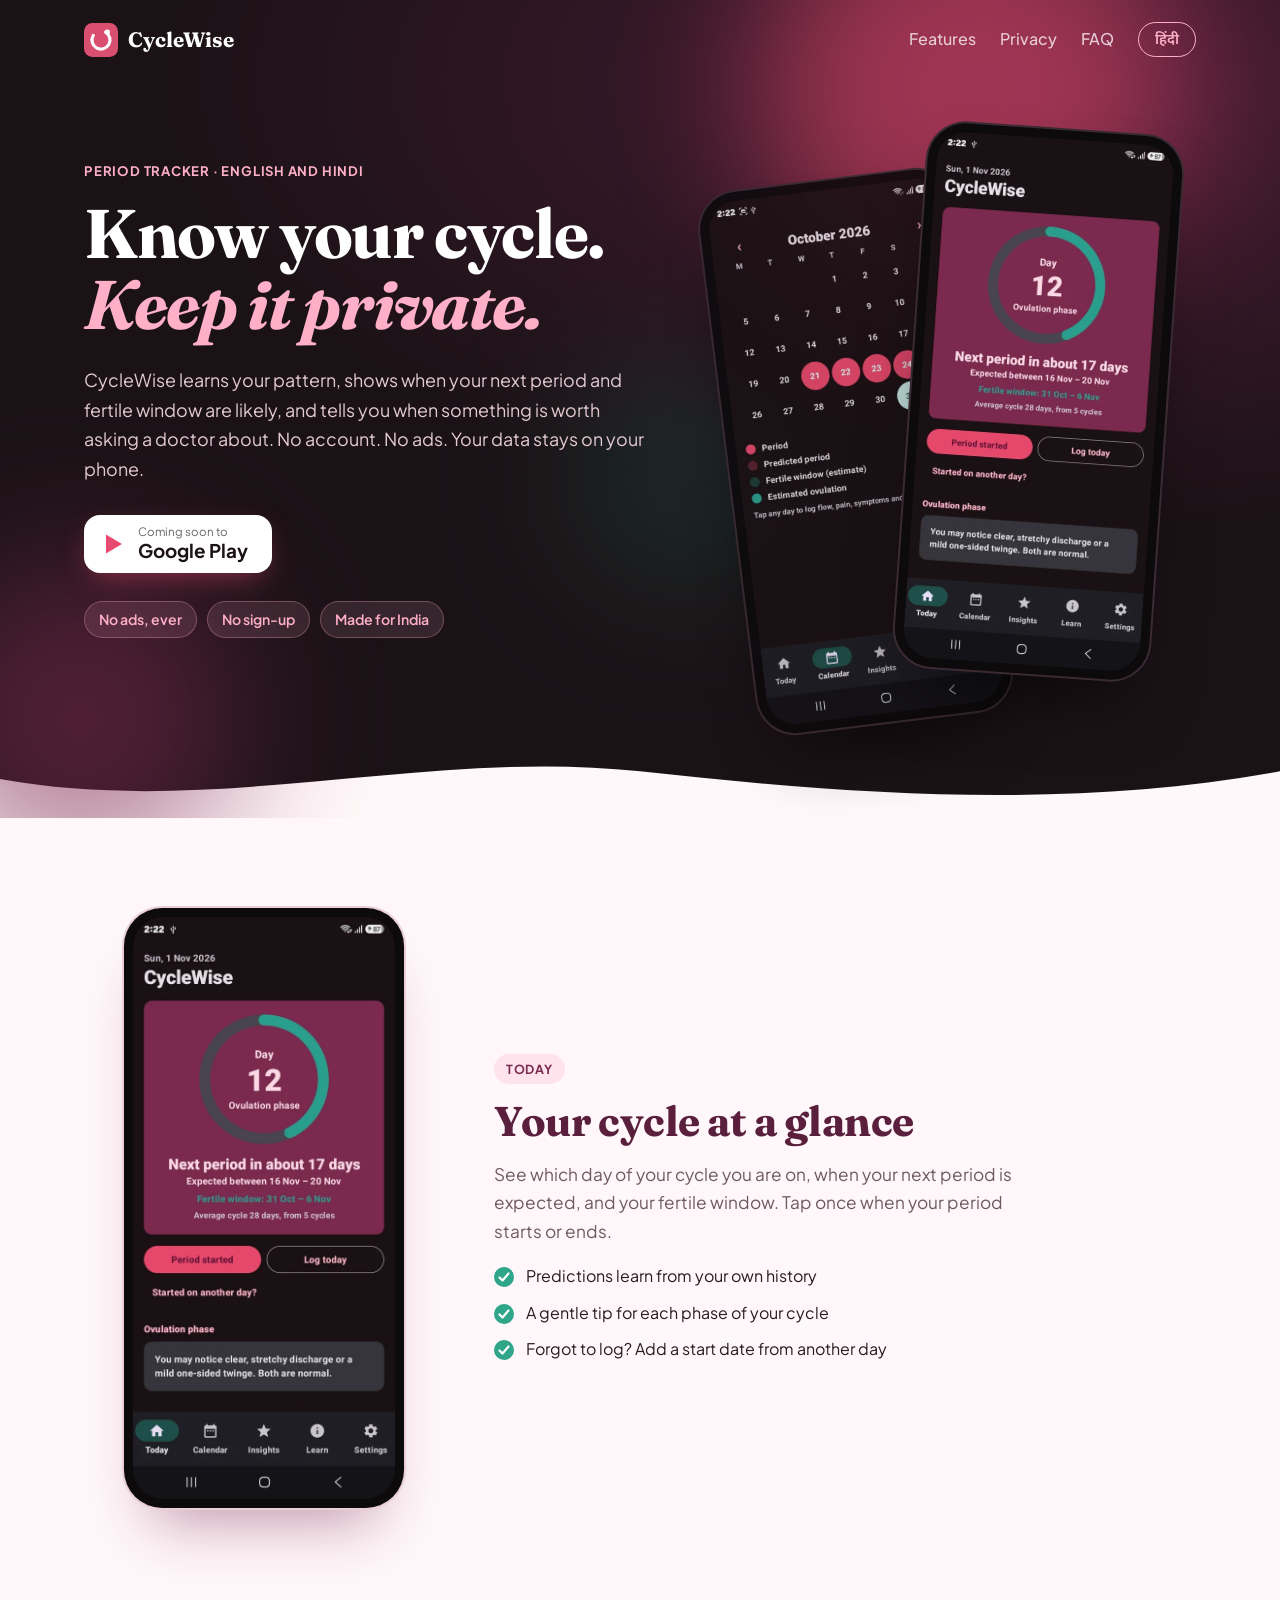
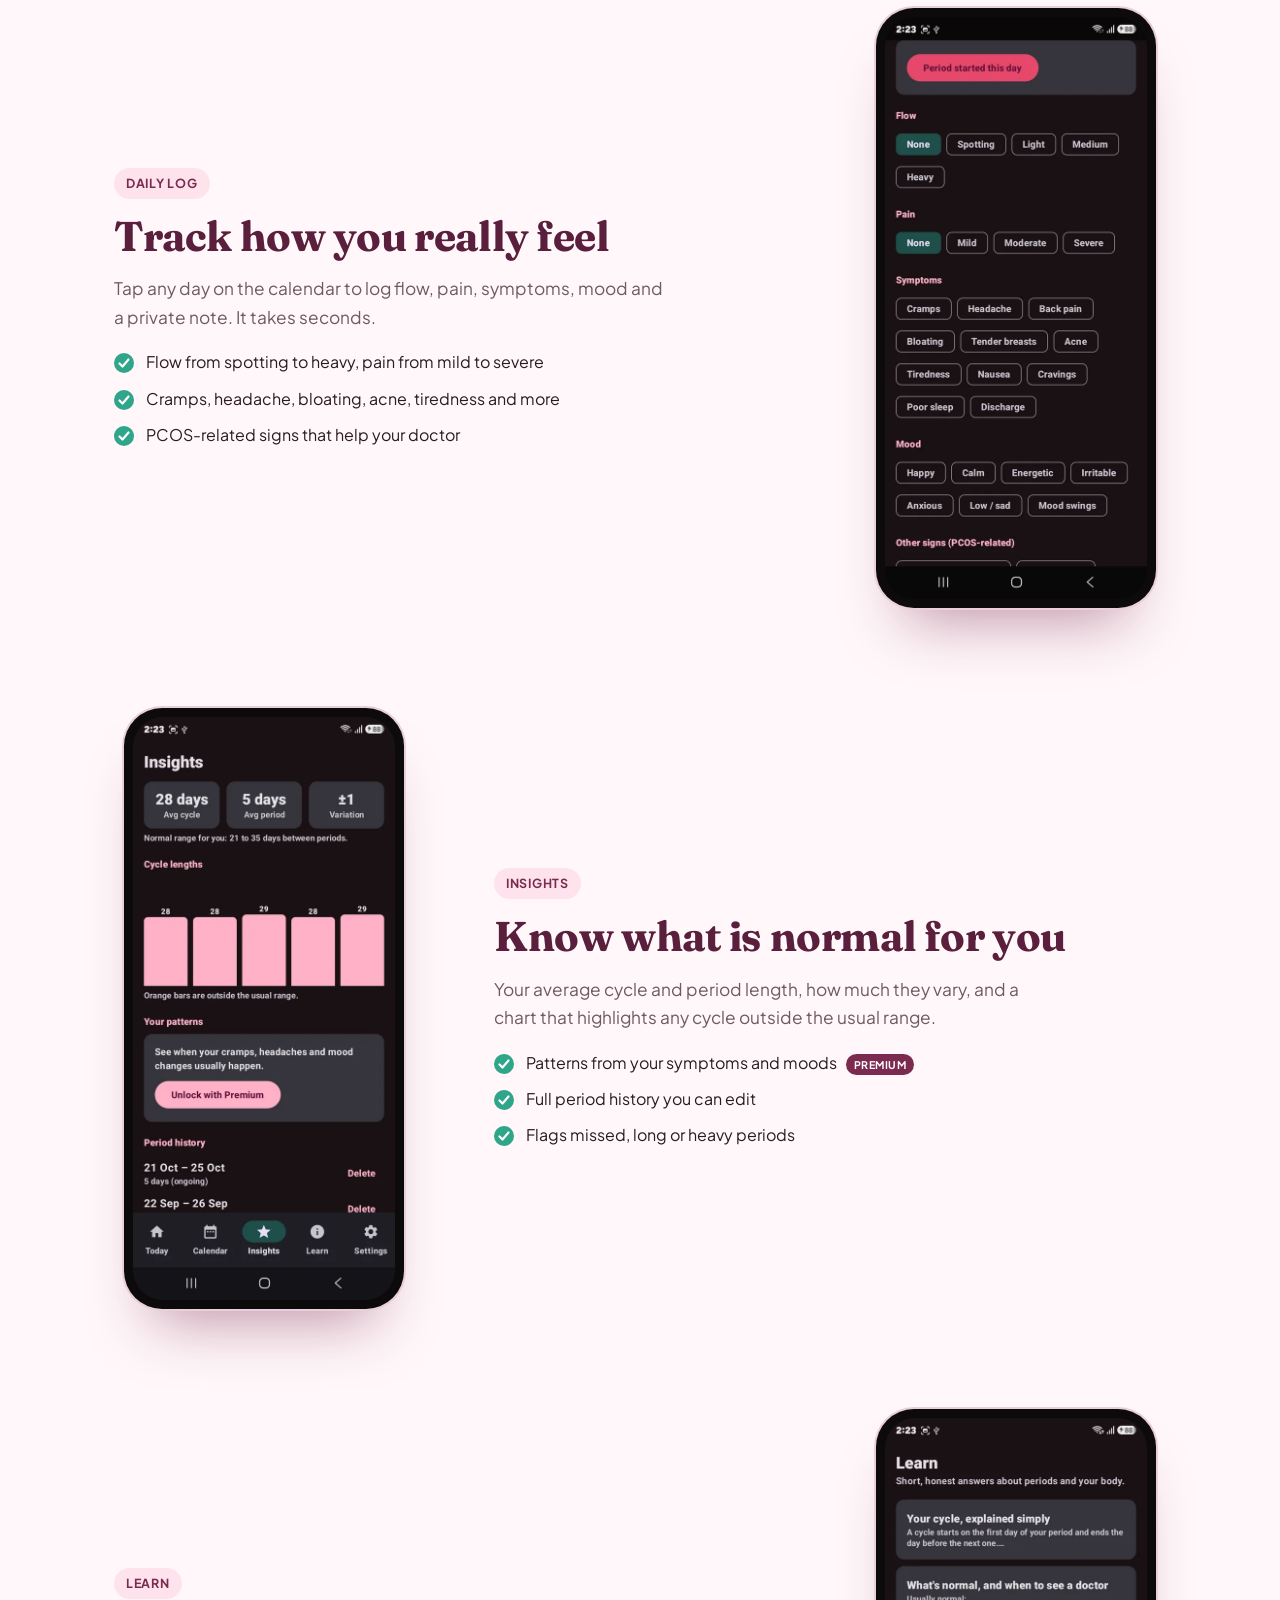
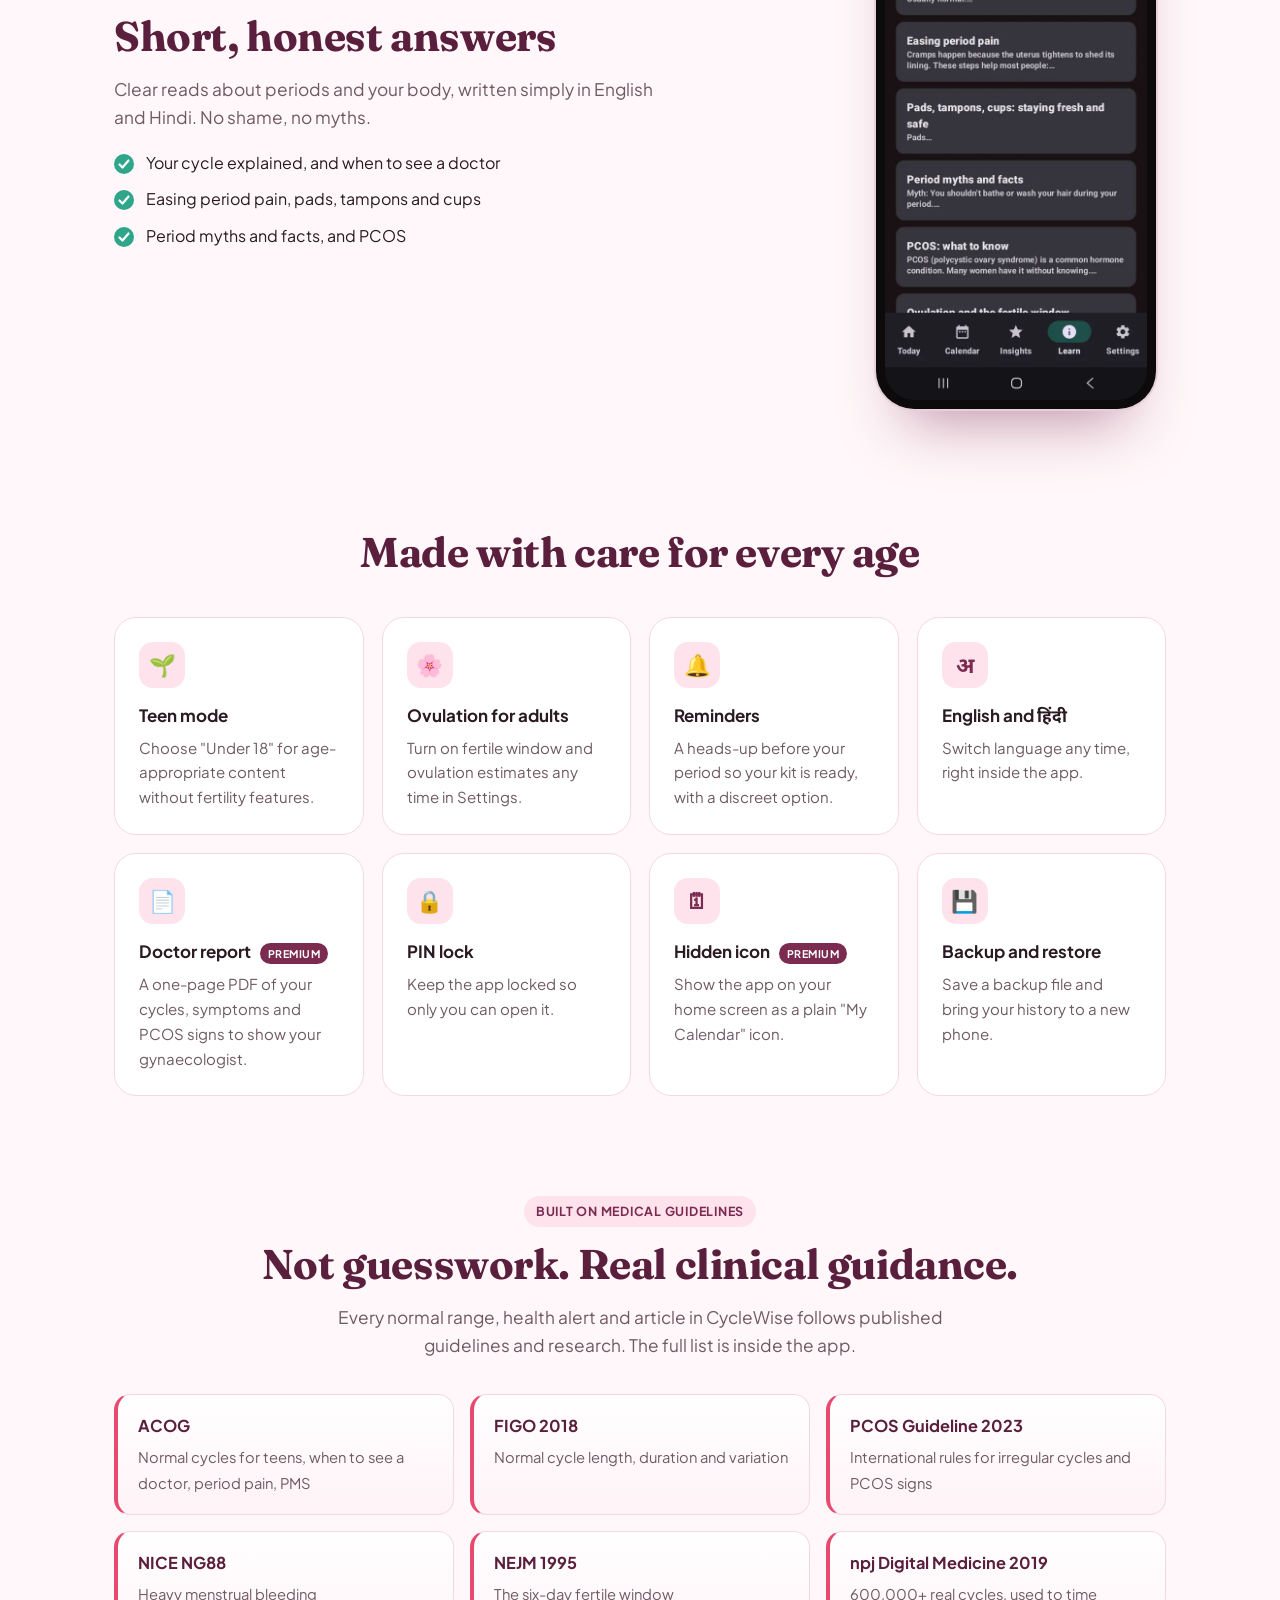
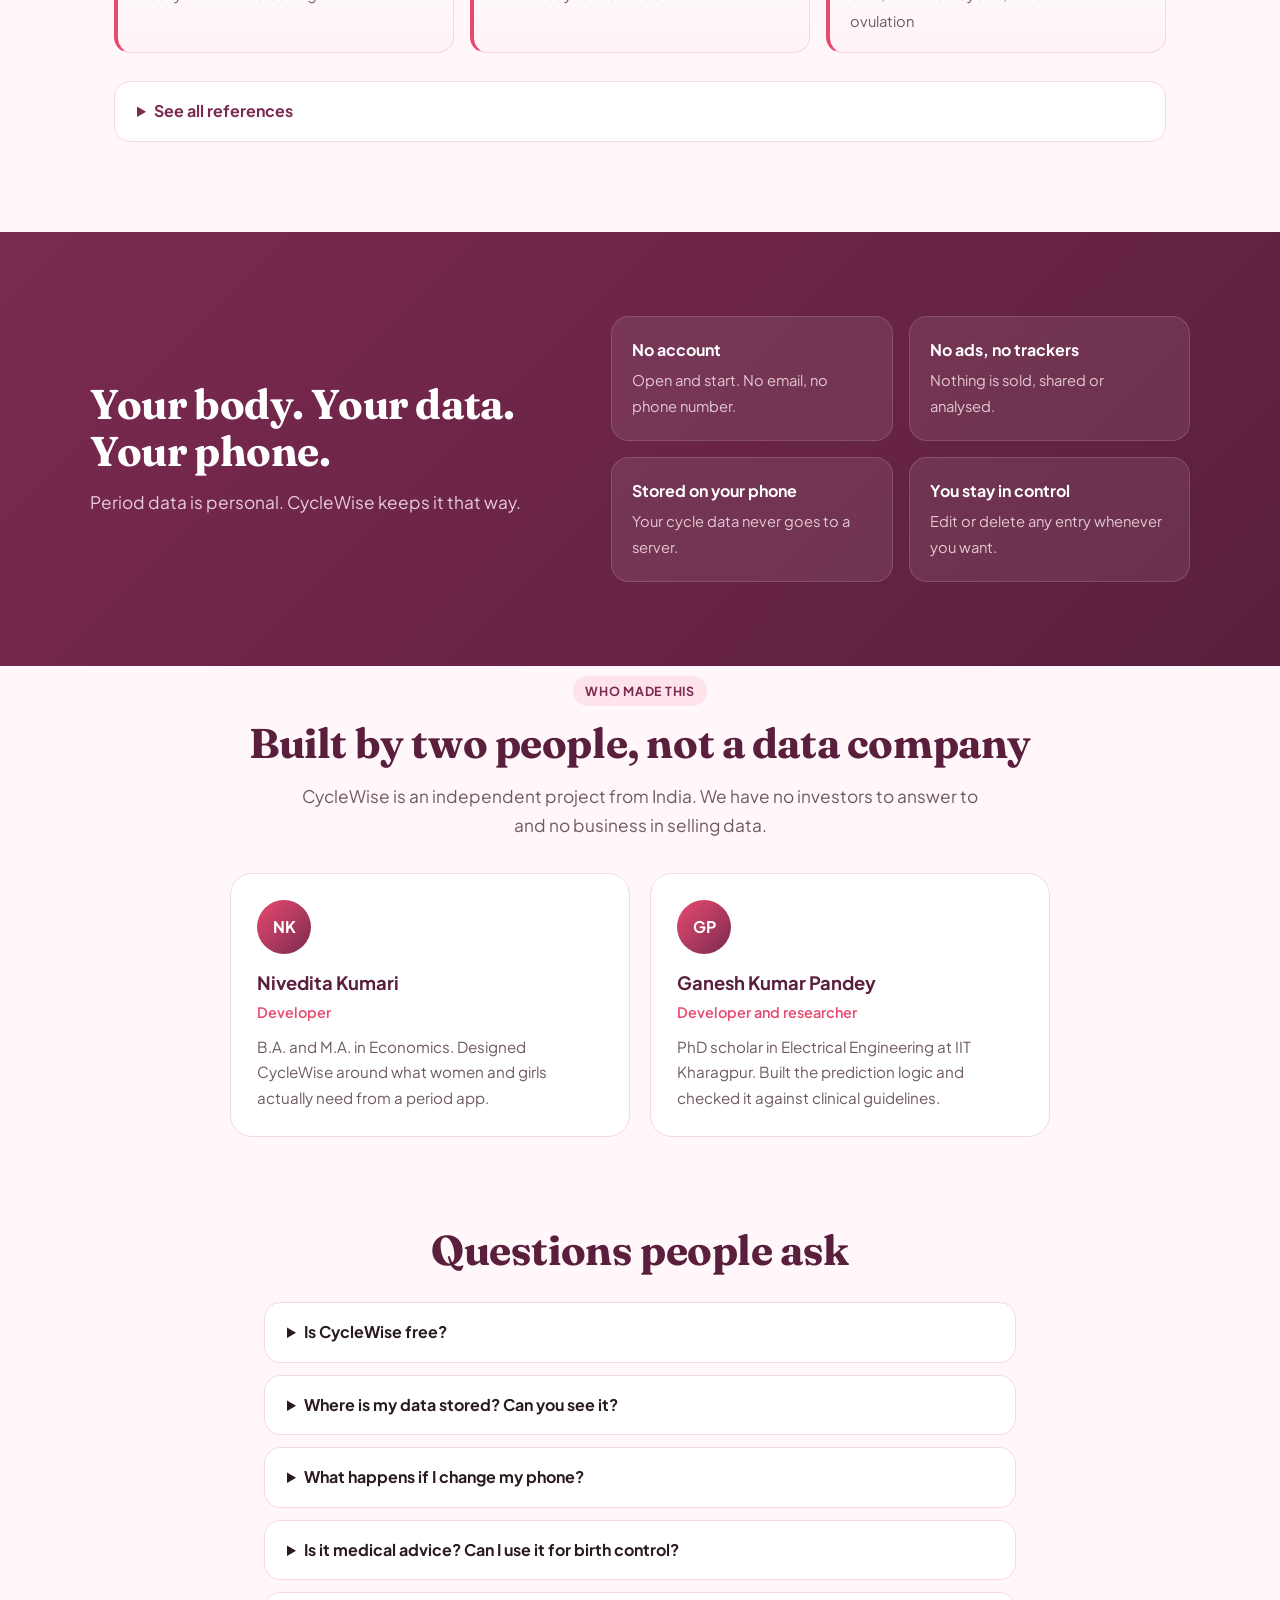
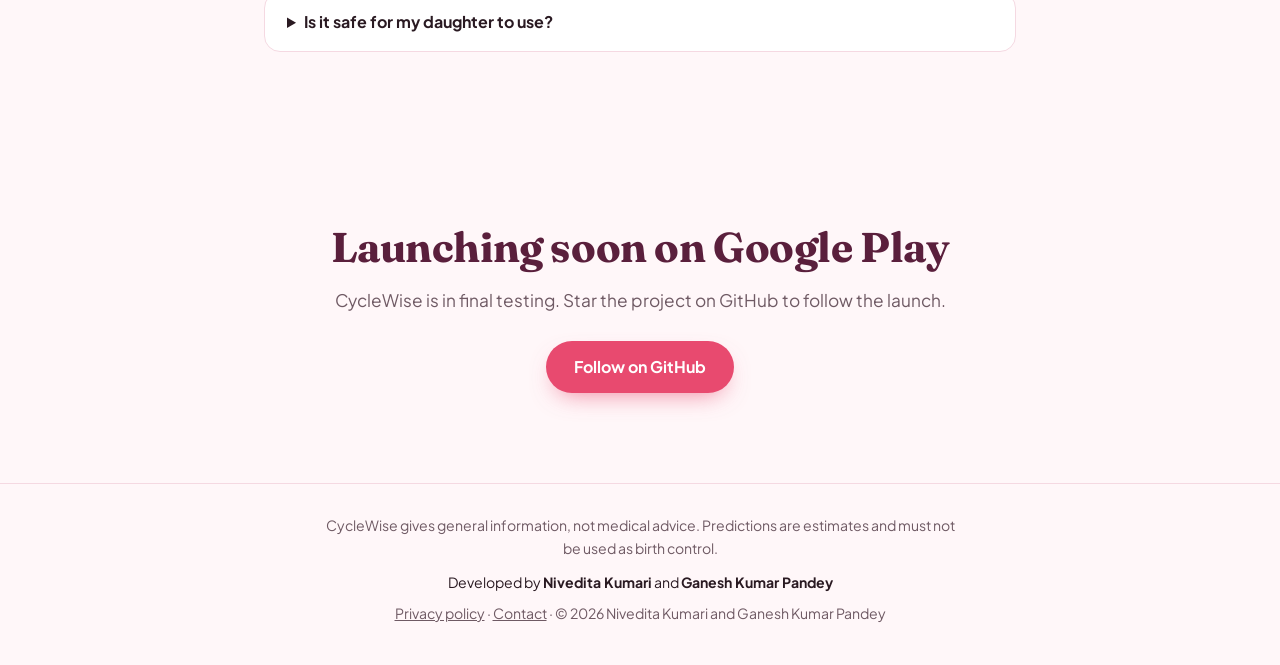
<file: index.html>
<!doctype html>
<html lang="en">
<head>
<meta charset="utf-8">
<meta name="viewport" content="width=device-width, initial-scale=1">
<title>CycleWise: Private Period Tracker in English and Hindi</title>
<meta name="description" content="CycleWise is a private period tracker for teens and adults, in English and Hindi. No account, no ads. Your cycle data stays on your phone. Coming soon to Google Play.">
<meta property="og:title" content="CycleWise: Private Period Tracker">
<meta property="og:description" content="Know your cycle. Keep it private. English and Hindi. Coming soon to Google Play.">
<meta property="og:image" content="assets/screens/today.webp">
<meta property="og:type" content="website">
<meta name="theme-color" content="#1b1216">
<link rel="icon" href="assets/icon.svg" type="image/svg+xml">
<link rel="preconnect" href="https://fonts.googleapis.com">
<link rel="preconnect" href="https://fonts.gstatic.com" crossorigin>
<link href="https://fonts.googleapis.com/css2?family=Fraunces:ital,opsz,wght@0,9..144,600;0,9..144,700;1,9..144,600&family=Noto+Sans+Devanagari:wght@400;600;700&family=Plus+Jakarta+Sans:wght@400;500;700&display=swap" rel="stylesheet">
<link rel="stylesheet" href="assets/style.css">
</head>
<body>

<div class="hero-wrap">
  <span class="blob b1"></span><span class="blob b2"></span><span class="blob b3"></span>

  <header class="nav">
    <a class="brand" href="./"><img src="assets/icon.svg" alt="" width="34" height="34"> CycleWise</a>
    <nav>
      <a href="#features" data-en="Features" data-hi="फ़ीचर">Features</a>
      <a href="#privacy" data-en="Privacy" data-hi="प्राइवेसी">Privacy</a>
      <a href="#faq" data-en="FAQ" data-hi="सवाल">FAQ</a>
      <button class="lang" id="langBtn" type="button" aria-label="Switch language">हिंदी</button>
    </nav>
  </header>

  <section class="hero">
    <div class="hero-text">
      <p class="eyebrow" data-en="Period tracker · English and Hindi" data-hi="पीरियड ट्रैकर · हिंदी और अंग्रेज़ी">Period tracker · English and Hindi</p>
      <h1 data-en="Know your cycle.<br><em>Keep it private.</em>" data-hi="अपने चक्र को समझें।<br><em>उसे निजी रखें।</em>">Know your cycle.<br><em>Keep it private.</em></h1>
      <p class="lead" data-en="CycleWise learns your pattern, shows when your next period and fertile window are likely, and tells you when something is worth asking a doctor about. No account. No ads. Your data stays on your phone." data-hi="CycleWise आपका पैटर्न सीखता है, अगला पीरियड और फ़र्टाइल विंडो कब हो सकती है यह दिखाता है, और बताता है कब डॉक्टर से पूछना चाहिए। कोई अकाउंट नहीं। कोई विज्ञापन नहीं। आपका डेटा आपके फ़ोन पर रहता है।">CycleWise learns your pattern, shows when your next period and fertile window are likely, and tells you when something is worth asking a doctor about. No account. No ads. Your data stays on your phone.</p>
      <div class="cta">
        <span class="play-soon" role="note">
          <svg viewBox="0 0 24 24" width="24" height="24" aria-hidden="true"><path fill="currentColor" d="M4 2.5v19l16-9.5z"/></svg>
          <span><small data-en="Coming soon to" data-hi="जल्द आ रहा है">Coming soon to</small><strong>Google Play</strong></span>
        </span>
      </div>
      <ul class="chips">
        <li data-en="No ads, ever" data-hi="कभी कोई विज्ञापन नहीं">No ads, ever</li>
        <li data-en="No sign-up" data-hi="साइन-अप नहीं">No sign-up</li>
        <li data-en="Made for India" data-hi="भारत के लिए बना">Made for India</li>
      </ul>
    </div>

    <div class="hero-phones">
      <figure class="phone back"><img src="assets/screens/calendar.webp" alt="CycleWise calendar screen" width="540" height="1200"></figure>
      <figure class="phone front"><img src="assets/screens/today.webp" alt="CycleWise today screen showing cycle day and predictions" width="540" height="1200"></figure>
    </div>
  </section>

  <svg class="wave" viewBox="0 0 1440 90" preserveAspectRatio="none" aria-hidden="true"><path d="M0 40 C 240 90 480 0 720 30 S 1200 80 1440 30 V90 H0Z"/></svg>
</div>

<main>
<section id="features" class="showcase">
  <div class="row">
    <figure class="phone"><img src="assets/screens/today.webp" alt="" loading="lazy" width="540" height="1200"></figure>
    <div class="copy">
      <span class="tag" data-en="Today" data-hi="आज">Today</span>
      <h2 data-en="Your cycle at a glance" data-hi="एक नज़र में आपका चक्र">Your cycle at a glance</h2>
      <p data-en="See which day of your cycle you are on, when your next period is expected, and your fertile window. Tap once when your period starts or ends." data-hi="देखें आप चक्र के किस दिन पर हैं, अगला पीरियड कब आ सकता है, और फ़र्टाइल विंडो। पीरियड शुरू या खत्म होने पर बस एक टैप करें।">See which day of your cycle you are on, when your next period is expected, and your fertile window. Tap once when your period starts or ends.</p>
      <ul class="ticks">
        <li data-en="Predictions learn from your own history" data-hi="अनुमान आपके अपने इतिहास से सीखते हैं">Predictions learn from your own history</li>
        <li data-en="A gentle tip for each phase of your cycle" data-hi="चक्र के हर चरण के लिए एक छोटी सलाह">A gentle tip for each phase of your cycle</li>
        <li data-en="Forgot to log? Add a start date from another day" data-hi="दर्ज करना भूल गईं? किसी और दिन की तारीख जोड़ें">Forgot to log? Add a start date from another day</li>
      </ul>
    </div>
  </div>

  <div class="row flip">
    <figure class="phone"><img src="assets/screens/log.webp" alt="" loading="lazy" width="540" height="1200"></figure>
    <div class="copy">
      <span class="tag" data-en="Daily log" data-hi="रोज़ का लॉग">Daily log</span>
      <h2 data-en="Track how you really feel" data-hi="जैसा महसूस करें, वैसा दर्ज करें">Track how you really feel</h2>
      <p data-en="Tap any day on the calendar to log flow, pain, symptoms, mood and a private note. It takes seconds." data-hi="कैलेंडर पर किसी भी दिन टैप करके फ़्लो, दर्द, लक्षण, मूड और निजी नोट दर्ज करें। बस कुछ सेकंड लगते हैं।">Tap any day on the calendar to log flow, pain, symptoms, mood and a private note. It takes seconds.</p>
      <ul class="ticks">
        <li data-en="Flow from spotting to heavy, pain from mild to severe" data-hi="फ़्लो: स्पॉटिंग से भारी तक, दर्द: हल्के से तेज़ तक">Flow from spotting to heavy, pain from mild to severe</li>
        <li data-en="Cramps, headache, bloating, acne, tiredness and more" data-hi="ऐंठन, सिरदर्द, पेट फूलना, मुंहासे, थकान और भी बहुत कुछ">Cramps, headache, bloating, acne, tiredness and more</li>
        <li data-en="PCOS-related signs that help your doctor" data-hi="PCOS से जुड़े संकेत जो डॉक्टर के काम आते हैं">PCOS-related signs that help your doctor</li>
      </ul>
    </div>
  </div>

  <div class="row">
    <figure class="phone"><img src="assets/screens/insights.webp" alt="" loading="lazy" width="540" height="1200"></figure>
    <div class="copy">
      <span class="tag" data-en="Insights" data-hi="इनसाइट्स">Insights</span>
      <h2 data-en="Know what is normal for you" data-hi="जानें आपके लिए क्या सामान्य है">Know what is normal for you</h2>
      <p data-en="Your average cycle and period length, how much they vary, and a chart that highlights any cycle outside the usual range." data-hi="आपके चक्र और पीरियड की औसत लंबाई, उनमें कितना बदलाव है, और एक चार्ट जो सामान्य सीमा से बाहर के चक्र को अलग दिखाता है।">Your average cycle and period length, how much they vary, and a chart that highlights any cycle outside the usual range.</p>
      <ul class="ticks">
        <li data-en="Patterns from your symptoms and moods <span class='pro'>Premium</span>" data-hi="आपके लक्षणों और मूड से पैटर्न <span class='pro'>Premium</span>">Patterns from your symptoms and moods <span class="pro">Premium</span></li>
        <li data-en="Full period history you can edit" data-hi="पूरा पीरियड इतिहास, जिसे आप बदल सकती हैं">Full period history you can edit</li>
        <li data-en="Flags missed, long or heavy periods" data-hi="पीरियड न आना, लंबा या भारी पीरियड होने पर ध्यान दिलाता है">Flags missed, long or heavy periods</li>
      </ul>
    </div>
  </div>

  <div class="row flip">
    <figure class="phone"><img src="assets/screens/learn.webp" alt="" loading="lazy" width="540" height="1200"></figure>
    <div class="copy">
      <span class="tag" data-en="Learn" data-hi="जानकारी">Learn</span>
      <h2 data-en="Short, honest answers" data-hi="छोटे, सच्चे जवाब">Short, honest answers</h2>
      <p data-en="Clear reads about periods and your body, written simply in English and Hindi. No shame, no myths." data-hi="पीरियड और शरीर के बारे में आसान लेख, हिंदी और अंग्रेज़ी में। न शर्म, न मिथक।">Clear reads about periods and your body, written simply in English and Hindi. No shame, no myths.</p>
      <ul class="ticks">
        <li data-en="Your cycle explained, and when to see a doctor" data-hi="आपका चक्र, और कब डॉक्टर को दिखाएं">Your cycle explained, and when to see a doctor</li>
        <li data-en="Easing period pain, pads, tampons and cups" data-hi="दर्द में राहत, पैड, टैम्पोन और कप">Easing period pain, pads, tampons and cups</li>
        <li data-en="Period myths and facts, and PCOS" data-hi="पीरियड के मिथक और सच, और PCOS">Period myths and facts, and PCOS</li>
      </ul>
    </div>
  </div>
</section>

<section class="more">
  <h2 data-en="Made with care for every age" data-hi="हर उम्र के लिए, ध्यान से बना">Made with care for every age</h2>
  <div class="grid">
    <article>
      <div class="ic">🌱</div>
      <h3 data-en="Teen mode" data-hi="टीन मोड">Teen mode</h3>
      <p data-en="Choose &quot;Under 18&quot; for age-appropriate content without fertility features." data-hi="&quot;18 से कम&quot; चुनें और फ़र्टिलिटी फ़ीचर के बिना उम्र के अनुसार जानकारी पाएं।">Choose "Under 18" for age-appropriate content without fertility features.</p>
    </article>
    <article>
      <div class="ic">🌸</div>
      <h3 data-en="Ovulation for adults" data-hi="वयस्कों के लिए ओव्यूलेशन">Ovulation for adults</h3>
      <p data-en="Turn on fertile window and ovulation estimates any time in Settings." data-hi="सेटिंग्स में कभी भी फ़र्टाइल विंडो और ओव्यूलेशन अनुमान चालू करें।">Turn on fertile window and ovulation estimates any time in Settings.</p>
    </article>
    <article>
      <div class="ic">🔔</div>
      <h3 data-en="Reminders" data-hi="रिमाइंडर">Reminders</h3>
      <p data-en="A heads-up before your period so your kit is ready, with a discreet option." data-hi="पीरियड से पहले याद दिलाना ताकि किट तैयार रहे, साथ में डिस्क्रीट विकल्प।">A heads-up before your period so your kit is ready, with a discreet option.</p>
    </article>
    <article>
      <div class="ic">अ</div>
      <h3 data-en="English and हिंदी" data-hi="हिंदी और English">English and हिंदी</h3>
      <p data-en="Switch language any time, right inside the app." data-hi="ऐप के अंदर कभी भी भाषा बदलें।">Switch language any time, right inside the app.</p>
    </article>
    <article>
      <div class="ic">📄</div>
      <h3 data-en="Doctor report <span class='pro'>Premium</span>" data-hi="डॉक्टर रिपोर्ट <span class='pro'>Premium</span>">Doctor report <span class="pro">Premium</span></h3>
      <p data-en="A one-page PDF of your cycles, symptoms and PCOS signs to show your gynaecologist." data-hi="आपके चक्र, लक्षण और PCOS संकेतों का एक पेज का PDF, गायनेकोलॉजिस्ट को दिखाने के लिए।">A one-page PDF of your cycles, symptoms and PCOS signs to show your gynaecologist.</p>
    </article>
    <article>
      <div class="ic">🔒</div>
      <h3 data-en="PIN lock" data-hi="PIN लॉक">PIN lock</h3>
      <p data-en="Keep the app locked so only you can open it." data-hi="ऐप लॉक रखें ताकि सिर्फ़ आप उसे खोल सकें।">Keep the app locked so only you can open it.</p>
    </article>
    <article>
      <div class="ic">🗓</div>
      <h3 data-en="Hidden icon <span class='pro'>Premium</span>" data-hi="छिपा आइकन <span class='pro'>Premium</span>">Hidden icon <span class="pro">Premium</span></h3>
      <p data-en="Show the app on your home screen as a plain &quot;My Calendar&quot; icon." data-hi="होम स्क्रीन पर ऐप को साधारण &quot;My Calendar&quot; आइकन की तरह दिखाएं।">Show the app on your home screen as a plain "My Calendar" icon.</p>
    </article>
    <article>
      <div class="ic">💾</div>
      <h3 data-en="Backup and restore" data-hi="बैकअप और रीस्टोर">Backup and restore</h3>
      <p data-en="Save a backup file and bring your history to a new phone." data-hi="बैकअप फ़ाइल सेव करें और अपना इतिहास नए फ़ोन में ले जाएं।">Save a backup file and bring your history to a new phone.</p>
    </article>
  </div>
</section>

<section id="science" class="science">
  <span class="tag" data-en="Built on medical guidelines" data-hi="चिकित्सीय गाइडलाइन पर आधारित">Built on medical guidelines</span>
  <h2 data-en="Not guesswork. Real clinical guidance." data-hi="अंदाज़ा नहीं। असली क्लिनिकल गाइडलाइन।">Not guesswork. Real clinical guidance.</h2>
  <p class="sci-lead" data-en="Every normal range, health alert and article in CycleWise follows published guidelines and research. The full list is inside the app." data-hi="CycleWise की हर सामान्य सीमा, स्वास्थ्य सूचना और लेख प्रकाशित गाइडलाइन और शोध पर आधारित है। पूरी सूची ऐप के अंदर है।">Every normal range, health alert and article in CycleWise follows published guidelines and research. The full list is inside the app.</p>
  <div class="sci-grid">
    <div><b>ACOG</b><span data-en="Normal cycles for teens, when to see a doctor, period pain, PMS" data-hi="किशोरियों के सामान्य चक्र, डॉक्टर कब, पीरियड दर्द, PMS">Normal cycles for teens, when to see a doctor, period pain, PMS</span></div>
    <div><b>FIGO 2018</b><span data-en="Normal cycle length, duration and variation" data-hi="चक्र की सामान्य लंबाई, अवधि और बदलाव">Normal cycle length, duration and variation</span></div>
    <div><b data-en="PCOS Guideline 2023" data-hi="PCOS गाइडलाइन 2023">PCOS Guideline 2023</b><span data-en="International rules for irregular cycles and PCOS signs" data-hi="अनियमित चक्र और PCOS संकेतों के अंतरराष्ट्रीय नियम">International rules for irregular cycles and PCOS signs</span></div>
    <div><b>NICE NG88</b><span data-en="Heavy menstrual bleeding" data-hi="भारी मासिक रक्तस्राव">Heavy menstrual bleeding</span></div>
    <div><b>NEJM 1995</b><span data-en="The six-day fertile window" data-hi="छह दिन की फ़र्टाइल विंडो">The six-day fertile window</span></div>
    <div><b>npj Digital Medicine 2019</b><span data-en="600,000+ real cycles, used to time ovulation" data-hi="6 लाख+ असली चक्र, ओव्यूलेशन के अनुमान के लिए">600,000+ real cycles, used to time ovulation</span></div>
  </div>

  <details class="refs">
    <summary data-en="See all references" data-hi="सभी संदर्भ देखें">See all references</summary>
    <ol>
      <li>American College of Obstetricians and Gynecologists. Committee Opinion No. 651: Menstruation in girls and adolescents: using the menstrual cycle as a vital sign. <i>Obstet Gynecol.</i> 2015;126(6):e143-6.</li>
      <li>Bharali MD, Rajendran R, Goswami J, Singal K, Rajendran V. Prevalence of polycystic ovarian syndrome in India: a systematic review and meta-analysis. <i>Cureus.</i> 2022;14(12):e32351. <a href="https://doi.org/10.7759/cureus.32351">doi:10.7759/cureus.32351</a></li>
      <li>International Institute for Population Sciences, ICF. National Family Health Survey (NFHS-5), 2019-21: India. Mumbai: IIPS; 2021.</li>
      <li>National Institute for Health and Care Excellence. Heavy menstrual bleeding: assessment and management. NICE guideline NG88. 2018, updated 2021. <a href="https://www.nice.org.uk/guidance/ng88">nice.org.uk/guidance/ng88</a></li>
      <li>Moglia ML, Nguyen HV, Chyjek K, Chen KT, Castaño PM. Evaluation of smartphone menstrual cycle tracking applications using an adapted APPLICATIONS scoring system. <i>Obstet Gynecol.</i> 2016;127(6):1153-60. <a href="https://doi.org/10.1097/AOG.0000000000001444">doi:10.1097/AOG.0000000000001444</a></li>
      <li>Worsfold L, Marriott L, Johnson S, Harper JC. Period tracker applications: what menstrual cycle information are they giving women? <i>Womens Health (Lond).</i> 2021;17:17455065211049905. <a href="https://doi.org/10.1177/17455065211049905">doi:10.1177/17455065211049905</a></li>
      <li>Bull JR, Rowland SP, Scherwitzl EB, Scherwitzl R, Danielsson KG, Harper J. Real-world menstrual cycle characteristics of more than 600,000 menstrual cycles. <i>NPJ Digit Med.</i> 2019;2:83. <a href="https://doi.org/10.1038/s41746-019-0152-7">doi:10.1038/s41746-019-0152-7</a></li>
      <li>Shipp L, Blasco J. How private is your period?: a systematic analysis of menstrual app privacy policies. <i>Proc Priv Enh Technol.</i> 2020;2020(4):491-510. <a href="https://doi.org/10.2478/popets-2020-0083">doi:10.2478/popets-2020-0083</a></li>
      <li>Munro MG, Critchley HOD, Fraser IS. The two FIGO systems for normal and abnormal uterine bleeding symptoms and classification of causes of abnormal uterine bleeding in the reproductive years: 2018 revisions. <i>Int J Gynaecol Obstet.</i> 2018;143(3):393-408. <a href="https://doi.org/10.1002/ijgo.12666">doi:10.1002/ijgo.12666</a></li>
      <li>Teede HJ, Tay CT, Laven J, et al. Recommendations from the 2023 International Evidence-based Guideline for the Assessment and Management of Polycystic Ovary Syndrome. <i>Fertil Steril.</i> 2023;120(4):767-93. <a href="https://doi.org/10.1016/j.fertnstert.2023.07.025">doi:10.1016/j.fertnstert.2023.07.025</a></li>
      <li>Government of India. The Digital Personal Data Protection Act, 2023 (Act No. 22 of 2023). New Delhi: Ministry of Law and Justice; 2023.</li>
      <li>American College of Obstetricians and Gynecologists. Committee Opinion No. 760: Dysmenorrhea and endometriosis in the adolescent. <i>Obstet Gynecol.</i> 2018;132(6):e249-58.</li>
      <li>Wilcox AJ, Weinberg CR, Baird DD. Timing of sexual intercourse in relation to ovulation: effects on the probability of conception, survival of the pregnancy, and sex of the baby. <i>N Engl J Med.</i> 1995;333(23):1517-21. <a href="https://doi.org/10.1056/NEJM199512073332301">doi:10.1056/NEJM199512073332301</a></li>
    </ol>
  </details>
</section>

<section id="privacy" class="privacy">
  <div>
    <h2 data-en="Your body. Your data. Your phone." data-hi="आपका शरीर। आपका डेटा। आपका फ़ोन।">Your body. Your data. Your phone.</h2>
    <p data-en="Period data is personal. CycleWise keeps it that way." data-hi="पीरियड की जानकारी निजी है। CycleWise उसे निजी रखता है।">Period data is personal. CycleWise keeps it that way.</p>
  </div>
  <ul>
    <li><b data-en="No account" data-hi="कोई अकाउंट नहीं">No account</b><span data-en="Open and start. No email, no phone number." data-hi="खोलें और शुरू करें। न ईमेल, न फ़ोन नंबर।">Open and start. No email, no phone number.</span></li>
    <li><b data-en="No ads, no trackers" data-hi="न विज्ञापन, न ट्रैकर">No ads, no trackers</b><span data-en="Nothing is sold, shared or analysed." data-hi="कुछ भी बेचा, साझा या विश्लेषित नहीं होता।">Nothing is sold, shared or analysed.</span></li>
    <li><b data-en="Stored on your phone" data-hi="फ़ोन पर सुरक्षित">Stored on your phone</b><span data-en="Your cycle data never goes to a server." data-hi="आपका डेटा किसी सर्वर पर नहीं जाता।">Your cycle data never goes to a server.</span></li>
    <li><b data-en="You stay in control" data-hi="नियंत्रण आपके हाथ में">You stay in control</b><span data-en="Edit or delete any entry whenever you want." data-hi="जब चाहें कोई भी एंट्री बदलें या हटाएं।">Edit or delete any entry whenever you want.</span></li>
  </ul>
</section>

<section id="team" class="team">
  <span class="tag" data-en="Who made this" data-hi="किसने बनाया">Who made this</span>
  <h2 data-en="Built by two people, not a data company" data-hi="दो लोगों ने बनाया, किसी डेटा कंपनी ने नहीं">Built by two people, not a data company</h2>
  <p class="sci-lead" data-en="CycleWise is an independent project from India. We have no investors to answer to and no business in selling data." data-hi="CycleWise भारत का एक स्वतंत्र प्रोजेक्ट है। हमारे पीछे कोई निवेशक नहीं, और डेटा बेचना हमारा काम नहीं।">CycleWise is an independent project from India. We have no investors to answer to and no business in selling data.</p>
  <div class="people">
    <div class="person">
      <div class="avatar">NK</div>
      <h3 data-en="Nivedita Kumari" data-hi="निवेदिता कुमारी">Nivedita Kumari</h3>
      <p class="role" data-en="Developer" data-hi="डेवलपर">Developer</p>
      <p data-en="B.A. and M.A. in Economics. Designed CycleWise around what women and girls actually need from a period app." data-hi="अर्थशास्त्र में B.A. और M.A.। CycleWise को इस सोच के साथ बनाया कि महिलाओं और लड़कियों को पीरियड ऐप से असल में क्या चाहिए।">B.A. and M.A. in Economics. Designed CycleWise around what women and girls actually need from a period app.</p>
    </div>
    <div class="person">
      <div class="avatar">GP</div>
      <h3 data-en="Ganesh Kumar Pandey" data-hi="गणेश कुमार पांडेय">Ganesh Kumar Pandey</h3>
      <p class="role" data-en="Developer and researcher" data-hi="डेवलपर और शोधकर्ता">Developer and researcher</p>
      <p data-en="PhD scholar in Electrical Engineering at IIT Kharagpur. Built the prediction logic and checked it against clinical guidelines." data-hi="IIT खड़गपुर में इलेक्ट्रिकल इंजीनियरिंग में PhD शोधार्थी। अनुमान का लॉजिक बनाया और उसे क्लिनिकल गाइडलाइन से जांचा।">PhD scholar in Electrical Engineering at IIT Kharagpur. Built the prediction logic and checked it against clinical guidelines.</p>
    </div>
  </div>
</section>

<section id="faq" class="faq">
  <h2 data-en="Questions people ask" data-hi="लोग अक्सर पूछते हैं">Questions people ask</h2>
  <details><summary data-en="Is CycleWise free?" data-hi="क्या CycleWise मुफ़्त है?">Is CycleWise free?</summary>
    <p data-en="Yes. Logging, predictions, reminders, health alerts and all Learn articles are free. An optional Premium adds extras such as the doctor report, symptom patterns and the hidden icon. There are no ads in either version." data-hi="हां। लॉग करना, अनुमान, रिमाइंडर, स्वास्थ्य सूचनाएं और सभी लेख मुफ़्त हैं। वैकल्पिक Premium में डॉक्टर रिपोर्ट, लक्षणों के पैटर्न और छिपा आइकन जैसी अतिरिक्त सुविधाएं हैं। किसी भी वर्ज़न में विज्ञापन नहीं हैं।">Yes. Logging, predictions, reminders, health alerts and all Learn articles are free. An optional Premium adds extras such as the doctor report, symptom patterns and the hidden icon. There are no ads in either version.</p></details>
  <details><summary data-en="Where is my data stored? Can you see it?" data-hi="मेरा डेटा कहां रहता है? क्या आप उसे देख सकते हैं?">Where is my data stored? Can you see it?</summary>
    <p data-en="Only on your phone. The app has no internet permission, so it cannot send your data anywhere, and we have no server that could receive it. Nobody, including us, can see your cycle." data-hi="सिर्फ़ आपके फ़ोन पर। ऐप के पास इंटरनेट की अनुमति ही नहीं है, इसलिए वह आपका डेटा कहीं भेज नहीं सकता, और हमारे पास उसे पाने के लिए कोई सर्वर नहीं है। हम समेत कोई भी आपका चक्र नहीं देख सकता।">Only on your phone. The app has no internet permission, so it cannot send your data anywhere, and we have no server that could receive it. Nobody, including us, can see your cycle.</p></details>
  <details><summary data-en="What happens if I change my phone?" data-hi="फ़ोन बदलने पर क्या होगा?">What happens if I change my phone?</summary>
    <p data-en="Save a backup file from Settings and keep it wherever you like, such as Google Drive or email. On the new phone, restore it in CycleWise." data-hi="सेटिंग्स से बैकअप फ़ाइल सेव करें और जहां चाहें रखें, जैसे Google Drive या ईमेल। नए फ़ोन में CycleWise में उसे रीस्टोर करें।">Save a backup file from Settings and keep it wherever you like, such as Google Drive or email. On the new phone, restore it in CycleWise.</p></details>
  <details><summary data-en="Is it medical advice? Can I use it for birth control?" data-hi="क्या यह चिकित्सीय सलाह है? क्या इसे गर्भनिरोध के लिए इस्तेमाल कर सकते हैं?">Is it medical advice? Can I use it for birth control?</summary>
    <p data-en="No to both. CycleWise gives general information based on clinical guidelines and tells you when something is worth checking with a doctor. It does not diagnose, and its fertile-window estimates must not be used as contraception." data-hi="दोनों का जवाब नहीं है। CycleWise क्लिनिकल गाइडलाइन पर आधारित सामान्य जानकारी देता है और बताता है कब डॉक्टर से जांच करवानी चाहिए। यह निदान नहीं करता, और फ़र्टाइल विंडो के अनुमानों को गर्भनिरोध की तरह इस्तेमाल न करें।">No to both. CycleWise gives general information based on clinical guidelines and tells you when something is worth checking with a doctor. It does not diagnose, and its fertile-window estimates must not be used as contraception.</p></details>
  <details><summary data-en="Is it safe for my daughter to use?" data-hi="क्या मेरी बेटी इसे इस्तेमाल कर सकती है?">Is it safe for my daughter to use?</summary>
    <p data-en="Yes. Teen mode uses the normal cycle range for adolescents, hides fertility features, and adds a first-period guide and school tips. No account, email or phone number is needed." data-hi="हां। टीन मोड किशोरियों के लिए सामान्य चक्र सीमा इस्तेमाल करता है, फ़र्टिलिटी फ़ीचर छिपाता है, और पहले पीरियड की गाइड व स्कूल टिप्स जोड़ता है। कोई अकाउंट, ईमेल या फ़ोन नंबर नहीं चाहिए।">Yes. Teen mode uses the normal cycle range for adolescents, hides fertility features, and adds a first-period guide and school tips. No account, email or phone number is needed.</p></details>
</section>

<section class="soon">
  <h2 data-en="Launching soon on Google Play" data-hi="जल्द ही Google Play पर">Launching soon on Google Play</h2>
  <p data-en="CycleWise is in final testing. Star the project on GitHub to follow the launch." data-hi="CycleWise अभी अंतिम टेस्टिंग में है। लॉन्च की जानकारी के लिए GitHub पर प्रोजेक्ट को स्टार करें।">CycleWise is in final testing. Star the project on GitHub to follow the launch.</p>
  <a class="btn" href="https://github.com/inventornext/cyclewise" data-en="Follow on GitHub" data-hi="GitHub पर फ़ॉलो करें">Follow on GitHub</a>
</section>
</main>

<footer>
  <p class="disc" data-en="CycleWise gives general information, not medical advice. Predictions are estimates and must not be used as birth control." data-hi="CycleWise सामान्य जानकारी देता है, चिकित्सीय सलाह नहीं। अनुमानों को गर्भनिरोध की तरह इस्तेमाल न करें।">CycleWise gives general information, not medical advice. Predictions are estimates and must not be used as birth control.</p>
  <p class="dev" data-en="Developed by <b>Nivedita Kumari</b> and <b>Ganesh Kumar Pandey</b>" data-hi="विकसितकर्ता: <b>निवेदिता कुमारी</b> और <b>गणेश कुमार पांडेय</b>">Developed by <b>Nivedita Kumari</b> and <b>Ganesh Kumar Pandey</b></p>
  <p><a href="privacy.html" data-en="Privacy policy" data-hi="प्राइवेसी पॉलिसी">Privacy policy</a> · <a href="https://github.com/inventornext/cyclewise/issues" data-en="Contact" data-hi="संपर्क">Contact</a> · © 2026 Nivedita Kumari and Ganesh Kumar Pandey</p>
</footer>

<script src="assets/lang.js"></script>
</body>
</html>
</file>
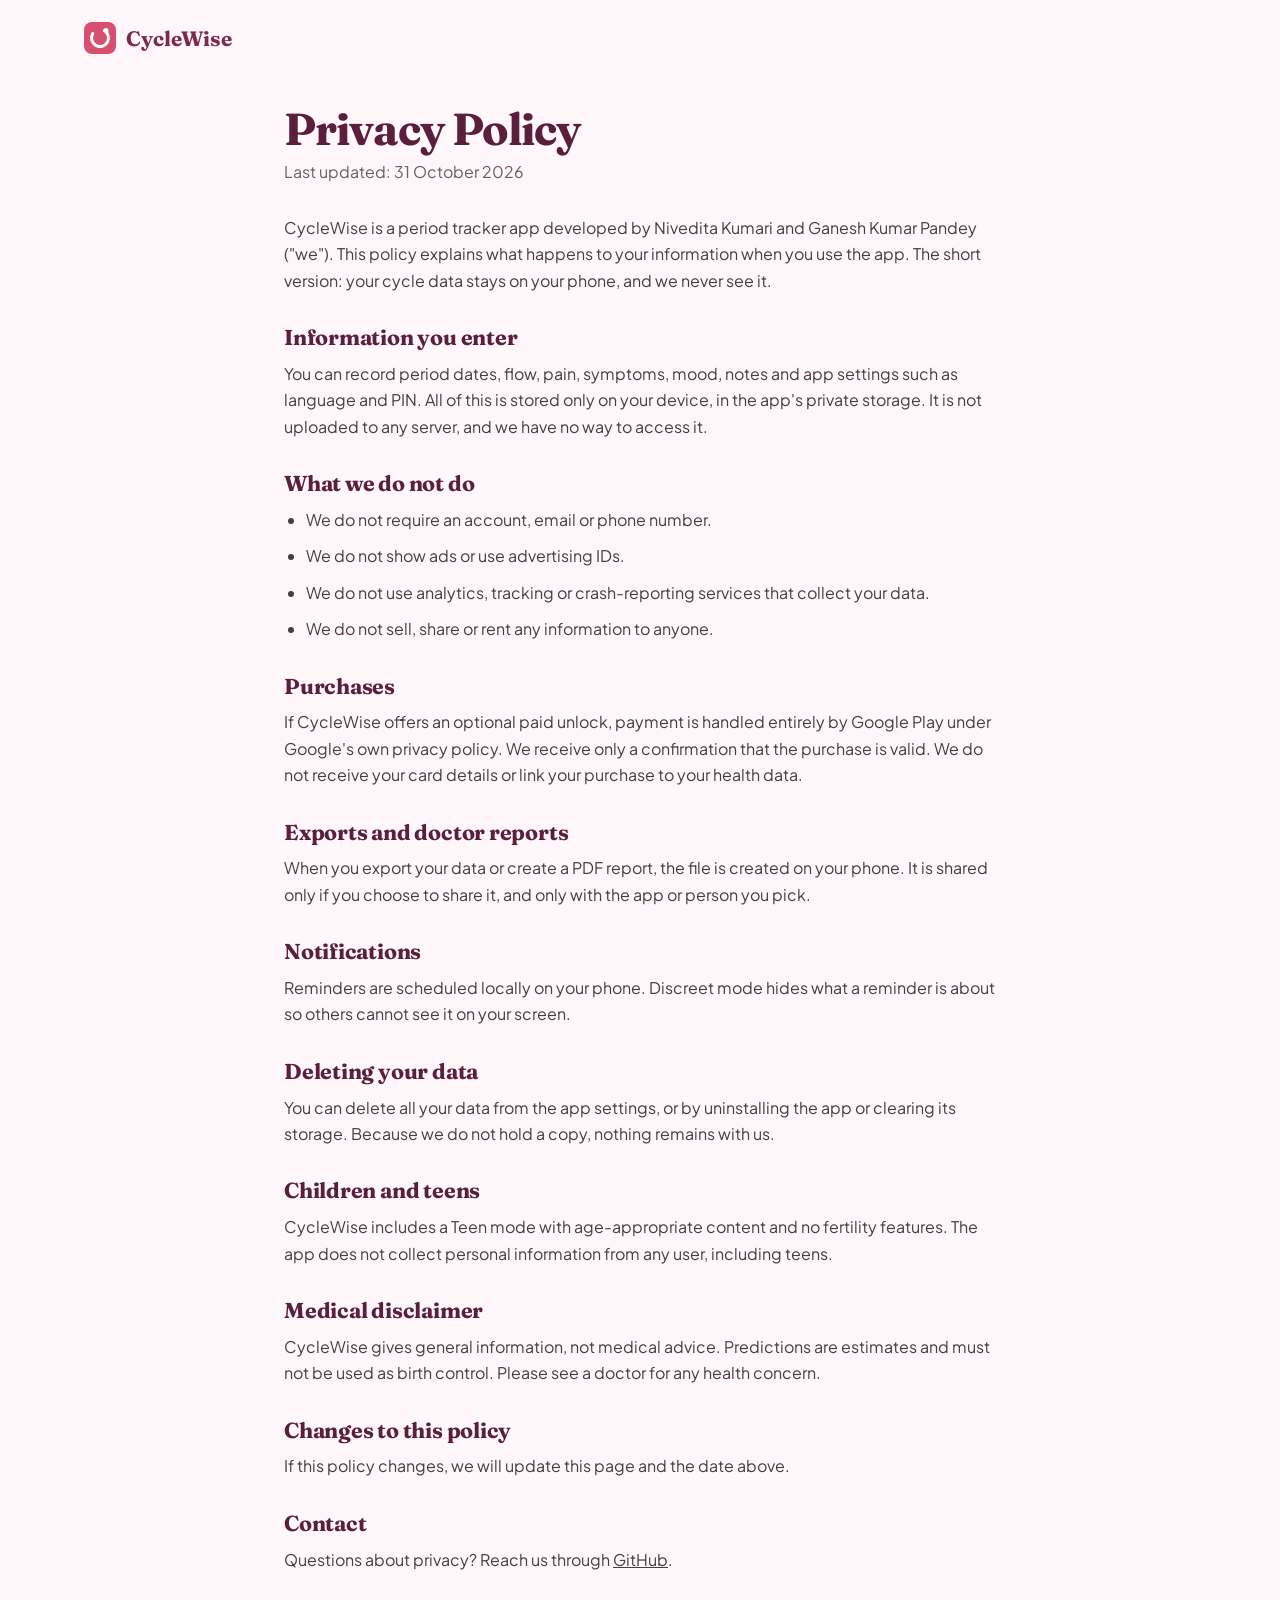
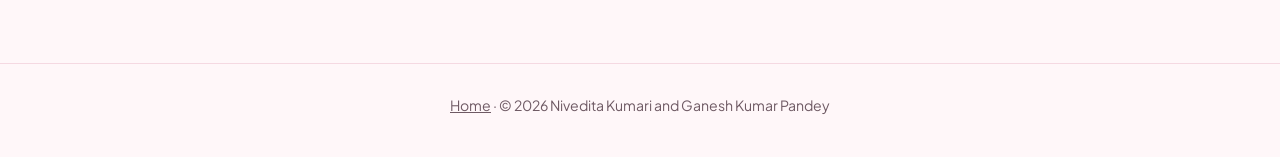
<file: privacy.html>
<!doctype html>
<html lang="en">
<head>
<meta charset="utf-8">
<meta name="viewport" content="width=device-width, initial-scale=1">
<title>Privacy Policy · CycleWise</title>
<meta name="description" content="Privacy policy for the CycleWise period tracker app.">
<link rel="icon" href="assets/icon.svg" type="image/svg+xml">
<link rel="preconnect" href="https://fonts.googleapis.com">
<link rel="preconnect" href="https://fonts.gstatic.com" crossorigin>
<link href="https://fonts.googleapis.com/css2?family=Fraunces:opsz,wght@9..144,700&family=Plus+Jakarta+Sans:wght@400;600;700&display=swap" rel="stylesheet">
<link rel="stylesheet" href="assets/style.css">
</head>
<body>
<header class="nav">
  <a class="brand" href="./"><img src="assets/icon.svg" alt="" width="32" height="32"> CycleWise</a>
</header>

<main class="doc">
  <h1>Privacy Policy</h1>
  <p class="date">Last updated: 31 October 2026</p>

  <p>CycleWise is a period tracker app developed by Nivedita Kumari and Ganesh Kumar Pandey ("we"). This policy explains what happens to your information when you use the app. The short version: your cycle data stays on your phone, and we never see it.</p>

  <h2>Information you enter</h2>
  <p>You can record period dates, flow, pain, symptoms, mood, notes and app settings such as language and PIN. All of this is stored only on your device, in the app's private storage. It is not uploaded to any server, and we have no way to access it.</p>

  <h2>What we do not do</h2>
  <ul>
    <li>We do not require an account, email or phone number.</li>
    <li>We do not show ads or use advertising IDs.</li>
    <li>We do not use analytics, tracking or crash-reporting services that collect your data.</li>
    <li>We do not sell, share or rent any information to anyone.</li>
  </ul>

  <h2>Purchases</h2>
  <p>If CycleWise offers an optional paid unlock, payment is handled entirely by Google Play under Google's own privacy policy. We receive only a confirmation that the purchase is valid. We do not receive your card details or link your purchase to your health data.</p>

  <h2>Exports and doctor reports</h2>
  <p>When you export your data or create a PDF report, the file is created on your phone. It is shared only if you choose to share it, and only with the app or person you pick.</p>

  <h2>Notifications</h2>
  <p>Reminders are scheduled locally on your phone. Discreet mode hides what a reminder is about so others cannot see it on your screen.</p>

  <h2>Deleting your data</h2>
  <p>You can delete all your data from the app settings, or by uninstalling the app or clearing its storage. Because we do not hold a copy, nothing remains with us.</p>

  <h2>Children and teens</h2>
  <p>CycleWise includes a Teen mode with age-appropriate content and no fertility features. The app does not collect personal information from any user, including teens.</p>

  <h2>Medical disclaimer</h2>
  <p>CycleWise gives general information, not medical advice. Predictions are estimates and must not be used as birth control. Please see a doctor for any health concern.</p>

  <h2>Changes to this policy</h2>
  <p>If this policy changes, we will update this page and the date above.</p>

  <h2>Contact</h2>
  <p>Questions about privacy? Reach us through <a href="https://github.com/inventornext/cyclewise/issues">GitHub</a>.</p>
</main>

<footer>
  <p><a href="./">Home</a> · © 2026 Nivedita Kumari and Ganesh Kumar Pandey</p>
</footer>
</body>
</html>
</file>
<file: assets/style.css>
:root{
  --night:#1b1216; --night2:#241920; --plum:#7b2a50; --plum-d:#5a1f3c;
  --rose:#e84a6f; --pink:#ffb0c8; --pink-l:#ffe3ec; --teal:#1f5a4c; --mint:#2fa58a;
  --bg:#fff7f9; --ink:#2a1a22; --muted:#6f5a64; --line:#f5d9e2;
  --serif:"Fraunces",Georgia,serif; --sans:"Plus Jakarta Sans","Noto Sans Devanagari",system-ui,sans-serif;
}
*{box-sizing:border-box;margin:0;padding:0}
html{scroll-behavior:smooth}
body{background:var(--bg);color:var(--ink);font:16px/1.65 var(--sans);-webkit-font-smoothing:antialiased;overflow-x:hidden}
html[lang="hi"] body{font-family:"Noto Sans Devanagari","Plus Jakarta Sans",sans-serif}
a{color:inherit}
img{display:block;max-width:100%;height:auto}

/* Nav */
.nav{position:relative;z-index:2;display:flex;align-items:center;justify-content:space-between;max-width:1160px;margin:0 auto;padding:22px 24px}
.brand{display:flex;align-items:center;gap:10px;font:700 1.3rem var(--serif);text-decoration:none;color:var(--plum)}
.nav nav{display:flex;align-items:center;gap:24px}
.nav nav a{text-decoration:none;color:var(--muted);font-weight:500}
.nav nav a:hover{color:var(--rose)}
.lang{border:1.5px solid var(--pink);background:transparent;color:var(--pink);border-radius:999px;padding:6px 16px;font:600 .9rem var(--sans);cursor:pointer;transition:.2s}
.lang:hover{background:var(--pink);color:var(--plum-d)}

/* Hero (dark, like the app) */
.hero-wrap{position:relative;background:radial-gradient(120% 90% at 85% 10%,#4a1c35 0%,var(--night) 60%);color:#fbe9ef;overflow:hidden}
.hero-wrap .brand{color:#fff}
.hero-wrap .nav nav a{color:#e7cbd5}
.hero-wrap .nav nav a:hover{color:var(--pink)}
.blob{position:absolute;border-radius:50%;filter:blur(70px);opacity:.55;pointer-events:none}
.b1{width:420px;height:420px;background:var(--rose);top:-120px;right:8%}
.b2{width:320px;height:320px;background:var(--plum);bottom:-60px;left:-80px}
.b3{width:220px;height:220px;background:var(--teal);top:45%;right:38%;opacity:.35}

.hero{position:relative;z-index:1;max-width:1160px;margin:0 auto;padding:40px 24px 70px;display:grid;grid-template-columns:1.05fr .95fr;gap:40px;align-items:center}
.eyebrow{color:var(--pink);font-weight:700;letter-spacing:.06em;font-size:.82rem;text-transform:uppercase;margin-bottom:16px}
h1{font:700 clamp(2.5rem,5.6vw,4.3rem)/1.04 var(--serif);color:#fff;letter-spacing:-.02em}
h1 em{font-style:italic;color:var(--pink)}
html[lang="hi"] h1{font-family:"Noto Sans Devanagari",sans-serif;line-height:1.28}
.lead{margin:24px 0 32px;font-size:1.12rem;color:#e2c9d2;max-width:33em}
.play-soon{display:inline-flex;align-items:center;gap:12px;background:#fff;color:var(--night);border-radius:16px;padding:11px 24px 11px 18px;box-shadow:0 10px 30px -10px rgba(232,74,111,.6)}
.play-soon svg{color:var(--rose)}
.play-soon small{display:block;font-size:.72rem;opacity:.65;line-height:1.1}
.play-soon strong{display:block;font-size:1.18rem;line-height:1.2}
.chips{display:flex;flex-wrap:wrap;gap:10px;list-style:none;margin-top:28px}
.chips li{background:rgba(255,176,200,.12);border:1px solid rgba(255,176,200,.3);color:var(--pink);padding:6px 14px;border-radius:999px;font-size:.88rem;font-weight:600}

/* Phone frames */
.phone{background:#0d0a0c;border-radius:38px;padding:9px;box-shadow:0 0 0 2px #3a2a33,0 40px 70px -25px rgba(0,0,0,.6)}
.phone img{border-radius:30px}
.hero-phones{position:relative;height:560px}
.hero-phones .phone{position:absolute;width:255px}
.hero-phones .front{left:44%;top:10px;transform:rotate(4deg);z-index:2}
.hero-phones .back{left:8%;top:60px;transform:rotate(-7deg);opacity:.9}

.wave{display:block;width:100%;height:70px;margin-top:-1px}
.wave path{fill:var(--bg)}

/* Showcase rows */
.showcase{max-width:1100px;margin:0 auto;padding:40px 24px 30px}
.row{display:grid;grid-template-columns:300px 1fr;gap:80px;align-items:center;padding:50px 0}
.row.flip{grid-template-columns:1fr 300px}
.row.flip .phone{order:2}
.row .phone{width:280px;justify-self:center;box-shadow:0 0 0 2px #e9cfd8,0 40px 60px -30px rgba(123,42,80,.5)}
.tag{display:inline-block;background:var(--pink-l);color:var(--plum);font-weight:700;font-size:.78rem;letter-spacing:.06em;text-transform:uppercase;padding:5px 12px;border-radius:999px;margin-bottom:14px}
h2{font:700 clamp(1.8rem,3.4vw,2.6rem)/1.15 var(--serif);color:var(--plum-d);letter-spacing:-.01em}
html[lang="hi"] h2{font-family:"Noto Sans Devanagari",sans-serif;line-height:1.35}
.copy p{color:var(--muted);font-size:1.08rem;margin:14px 0 18px;max-width:32em}
.ticks{list-style:none;display:grid;gap:10px}
.ticks li{position:relative;padding-left:32px}
.ticks li::before{content:"";position:absolute;left:0;top:4px;width:20px;height:20px;border-radius:50%;background:var(--mint) url("data:image/svg+xml,%3Csvg xmlns='http://www.w3.org/2000/svg' viewBox='0 0 20 20'%3E%3Cpath d='M5.5 10.5l3 3 6-7' fill='none' stroke='white' stroke-width='2.2' stroke-linecap='round' stroke-linejoin='round'/%3E%3C/svg%3E") center/100% no-repeat}

/* More grid */
.more{max-width:1100px;margin:0 auto;padding:40px 24px 90px;text-align:center}
.more h2{margin-bottom:40px}
.grid{display:grid;grid-template-columns:repeat(4,1fr);gap:18px;text-align:left}
.grid article{background:#fff;border:1px solid var(--line);border-radius:22px;padding:24px;transition:transform .2s,box-shadow .2s}
.grid article:hover{transform:translateY(-4px);box-shadow:0 18px 30px -18px rgba(123,42,80,.35)}
.ic{width:46px;height:46px;border-radius:14px;background:var(--pink-l);display:grid;place-items:center;font-size:1.35rem;margin-bottom:14px;color:var(--plum);font-weight:700}
.grid h3{font-size:1.06rem;margin-bottom:6px}
.grid p{color:var(--muted);font-size:.94rem}

/* Science */
.science{max-width:1100px;margin:0 auto;padding:10px 24px 90px;text-align:center}
.sci-lead{color:var(--muted);font-size:1.08rem;max-width:40em;margin:14px auto 34px}
.sci-grid{display:grid;grid-template-columns:repeat(3,1fr);gap:16px;text-align:left}
.sci-grid div{background:linear-gradient(180deg,#fff 0%,#fff3f7 100%);border:1px solid var(--line);border-left:4px solid var(--rose);border-radius:16px;padding:18px 20px}
.sci-grid b{display:block;color:var(--plum-d);font-size:1.02rem;margin-bottom:4px}
.sci-grid span{color:var(--muted);font-size:.92rem}

.refs{margin-top:28px;text-align:left;background:#fff;border:1px solid var(--line);border-radius:16px;padding:16px 22px}
.refs summary{cursor:pointer;font-weight:700;color:var(--plum)}
.refs ol{margin:16px 0 4px 20px;display:grid;gap:10px}
.refs li{color:var(--muted);font-size:.9rem;line-height:1.55;overflow-wrap:anywhere}
.refs a{color:var(--rose)}

.pro{display:inline-block;vertical-align:middle;margin-left:6px;background:var(--plum);color:#fff;font-size:.66rem;font-weight:700;letter-spacing:.04em;text-transform:uppercase;padding:2px 8px;border-radius:999px}
.team{max-width:1100px;margin:0 auto;padding:10px 24px 80px;text-align:center}
.people{display:grid;grid-template-columns:1fr 1fr;gap:20px;max-width:820px;margin:0 auto;text-align:left}
.person{background:#fff;border:1px solid var(--line);border-radius:22px;padding:26px}
.avatar{width:54px;height:54px;border-radius:50%;background:linear-gradient(135deg,var(--rose),var(--plum));color:#fff;display:grid;place-items:center;font-weight:700;margin-bottom:14px}
.person h3{font-size:1.15rem;color:var(--plum-d)}
.person .role{color:var(--rose);font-weight:600;font-size:.9rem;margin:2px 0 10px}
.person p{color:var(--muted);font-size:.95rem}
.faq{max-width:800px;margin:0 auto;padding:10px 24px 70px}
.faq h2{text-align:center;margin-bottom:28px}
.faq details{background:#fff;border:1px solid var(--line);border-radius:16px;padding:16px 22px;margin-bottom:12px}
.faq summary{cursor:pointer;font-weight:700;color:var(--ink)}
.faq details p{color:var(--muted);margin-top:10px}
@media (max-width:640px){.people{grid-template-columns:1fr}.team,.faq{padding-left:16px;padding-right:16px}}

/* Privacy */
.privacy{background:linear-gradient(135deg,var(--plum) 0%,var(--plum-d) 100%);color:#fde9ef;padding:84px max(24px,calc((100% - 1100px)/2));display:grid;grid-template-columns:.9fr 1.1fr;gap:48px;align-items:center}
.privacy h2{color:#fff;margin-bottom:12px}
.privacy p{opacity:.85;font-size:1.08rem}
.privacy ul{list-style:none;display:grid;grid-template-columns:1fr 1fr;gap:16px}
.privacy li{background:rgba(255,255,255,.08);border:1px solid rgba(255,255,255,.14);border-radius:18px;padding:20px}
.privacy b{display:block;color:#fff;margin-bottom:4px}
.privacy span{font-size:.92rem;opacity:.82}

/* Soon */
.soon{text-align:center;padding:90px 24px;max-width:720px;margin:0 auto}
.soon p{color:var(--muted);margin:14px 0 26px;font-size:1.08rem}
.btn{display:inline-block;background:var(--rose);color:#fff;text-decoration:none;font-weight:700;padding:13px 28px;border-radius:999px;box-shadow:0 10px 24px -10px rgba(232,74,111,.7)}
.btn:hover{background:var(--plum)}

footer{border-top:1px solid var(--line);padding:30px 24px 40px;text-align:center;color:var(--muted);font-size:.88rem}
footer .disc{max-width:640px;margin:0 auto 10px}
footer .dev{margin-bottom:8px;color:var(--ink)}

/* Policy page */
.doc{max-width:760px;margin:0 auto;padding:30px 24px 80px}
.doc h1{font-size:clamp(2rem,4vw,2.8rem);margin-bottom:6px;color:var(--plum-d)}
.doc .date{color:var(--muted);margin-bottom:30px}
.doc h2{font-size:1.35rem;margin:32px 0 10px}
.doc p,.doc li{color:#4a3a42;margin-bottom:10px}
.doc ul{padding-left:22px}

@media (max-width:920px){
  .hero{grid-template-columns:1fr;padding-top:20px;gap:10px}
  .hero-phones{height:470px;max-width:440px;width:100%;margin:0 auto}
  .hero-phones .phone{width:210px}
  .row,.row.flip{grid-template-columns:1fr;gap:34px;padding:36px 0}
  .row.flip .phone{order:0}
  .row .phone{width:240px}
  .grid,.sci-grid{grid-template-columns:1fr 1fr}
  .privacy{grid-template-columns:1fr}
}
@media (max-width:560px){
  .nav{padding:16px}
  .nav nav{gap:14px}
  .nav nav a{display:none}
  .hero,.showcase,.more{padding-left:16px;padding-right:16px}
  .hero-phones{height:400px}
  .hero-phones .phone{width:176px;border-radius:30px;padding:7px}
  .hero-phones .phone img{border-radius:24px}
  .hero-phones .front{left:42%}
  .hero-phones .back{left:4%}
  .grid,.sci-grid,.privacy ul{grid-template-columns:1fr}
  .science{padding-left:16px;padding-right:16px}
  .privacy{padding:60px 16px}
}
</file>
